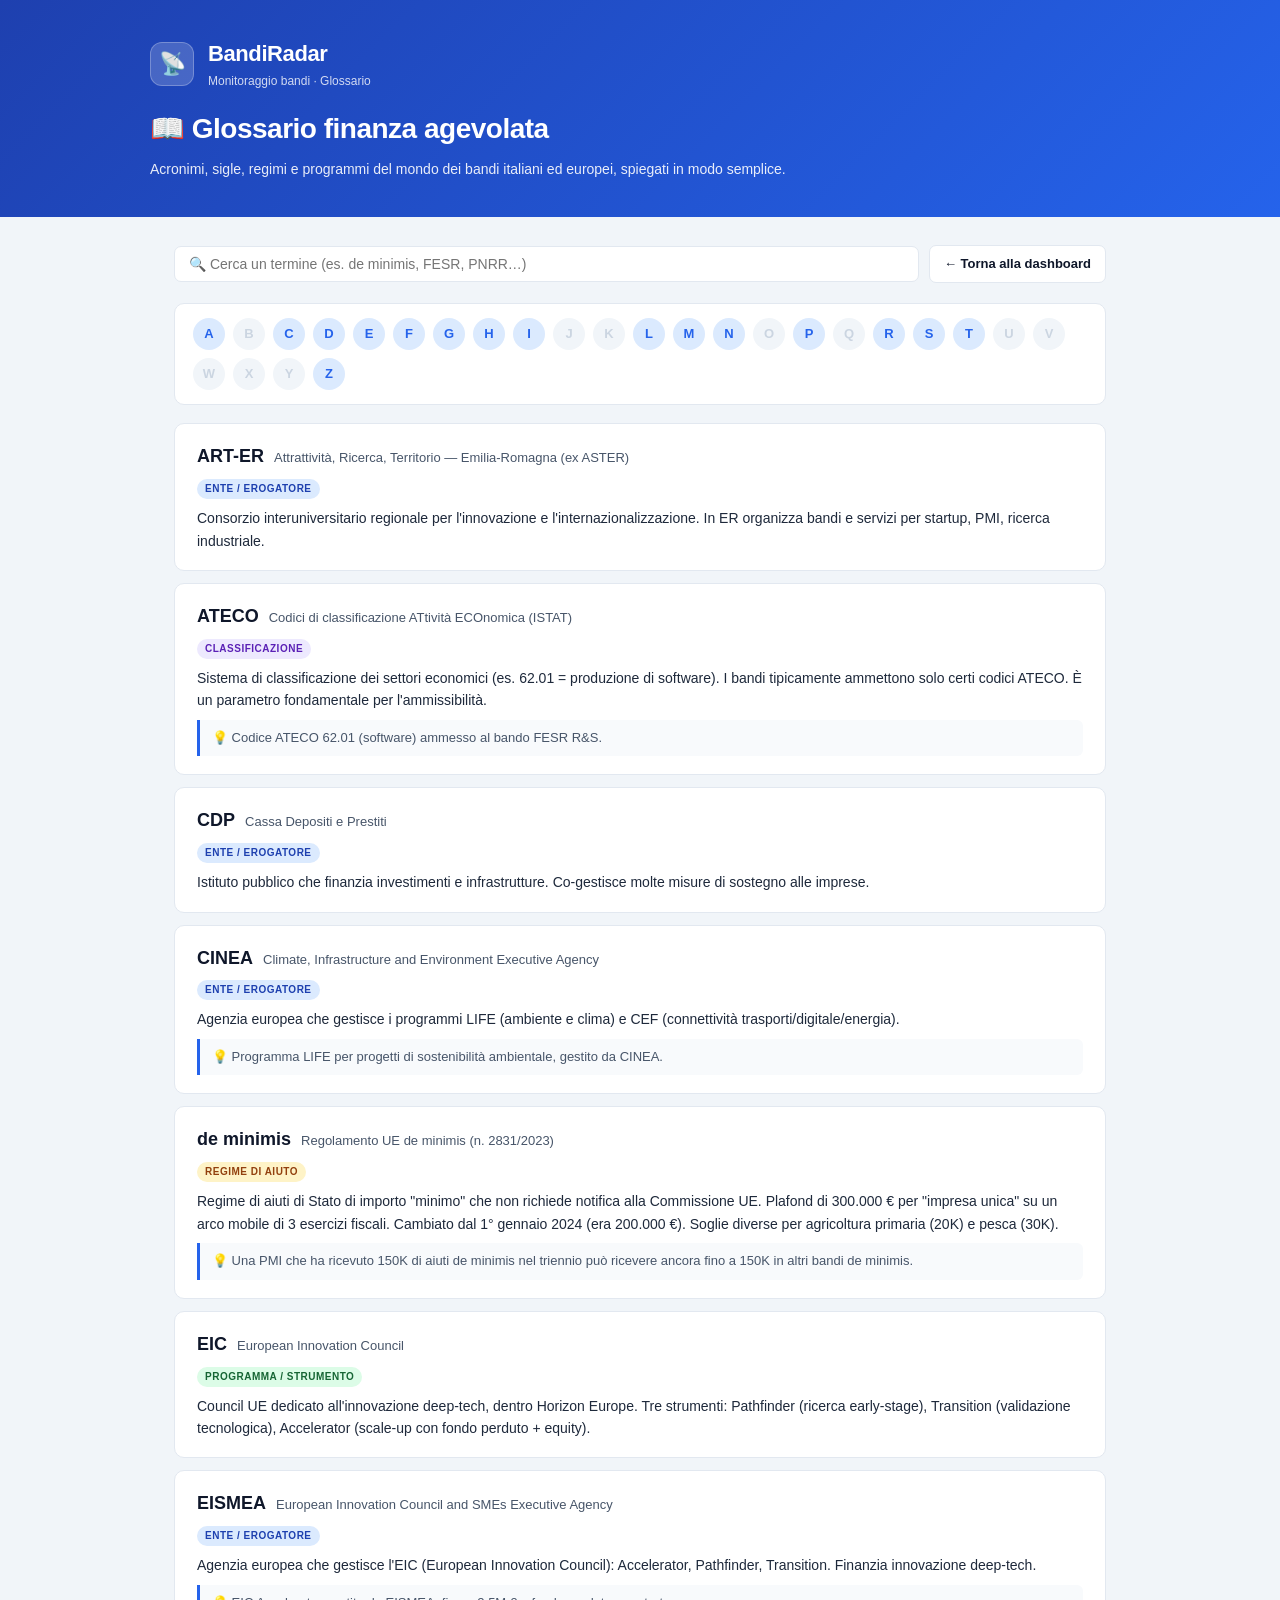
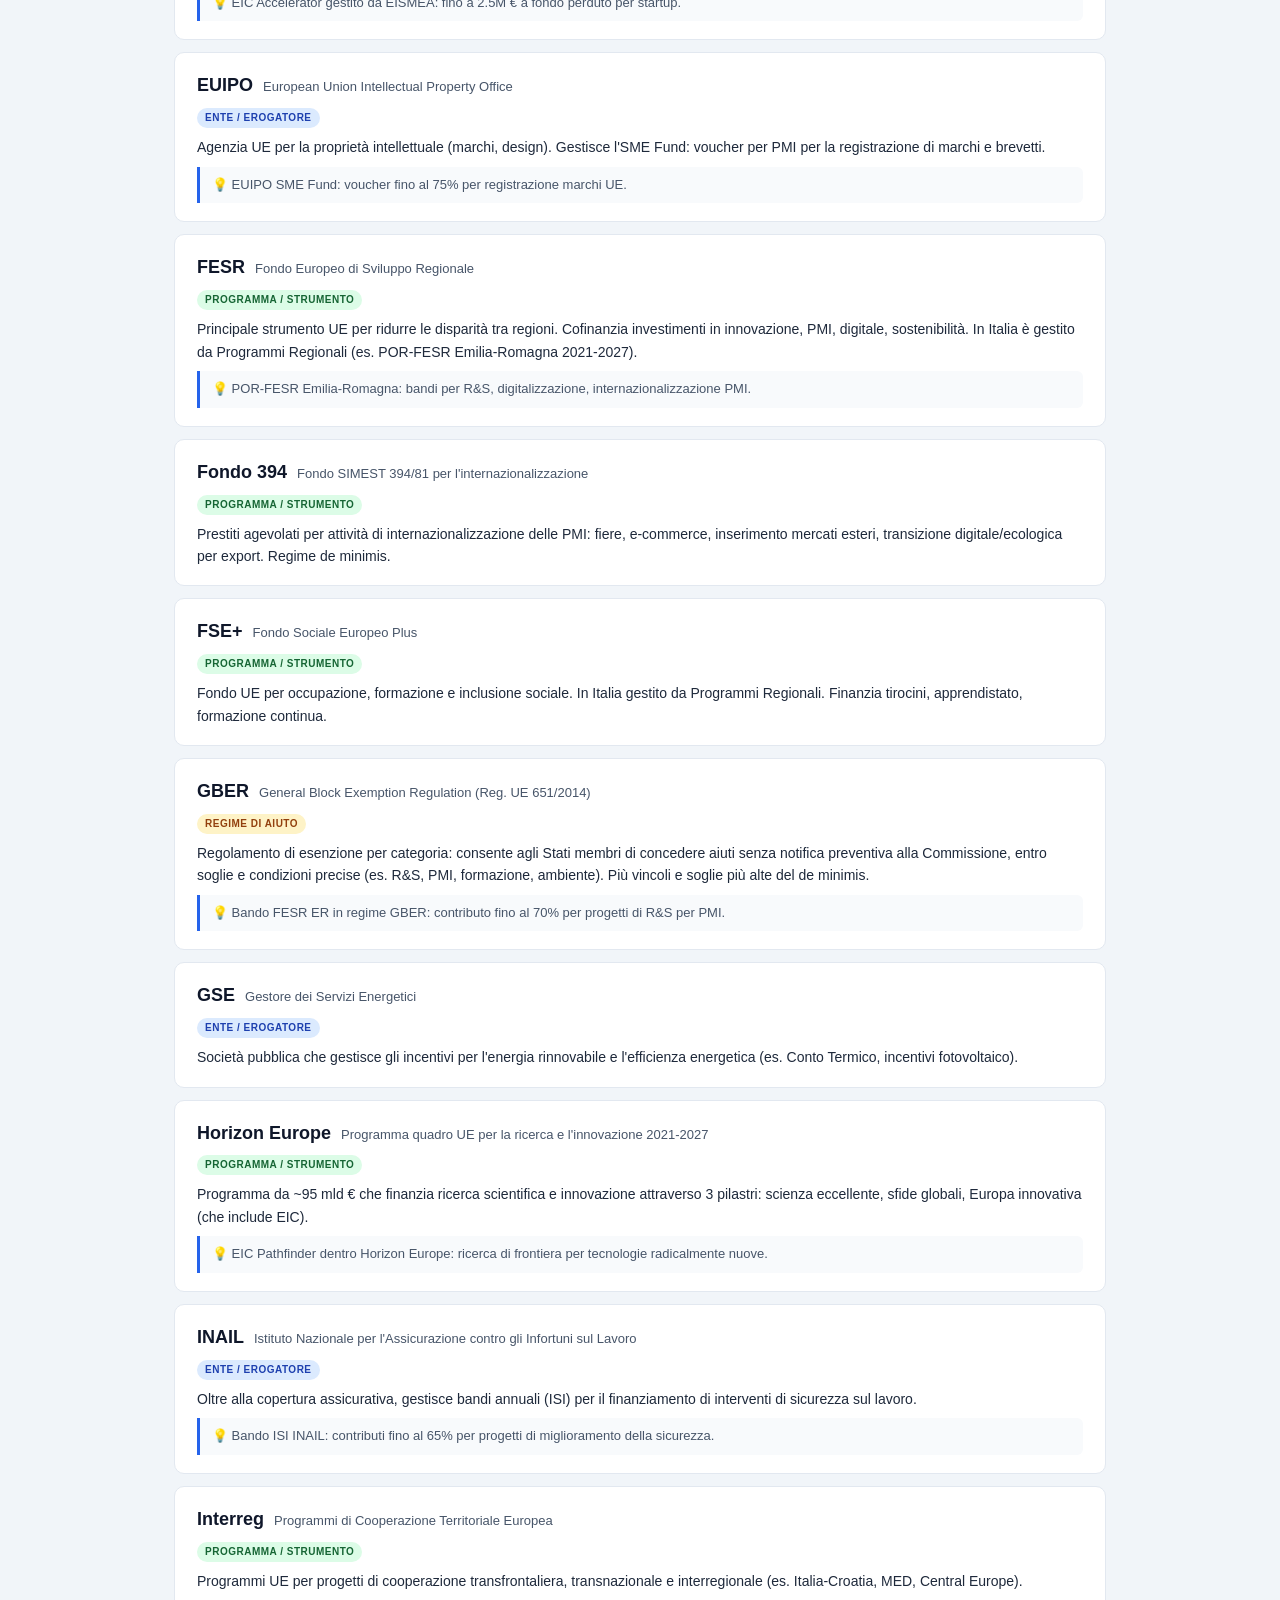
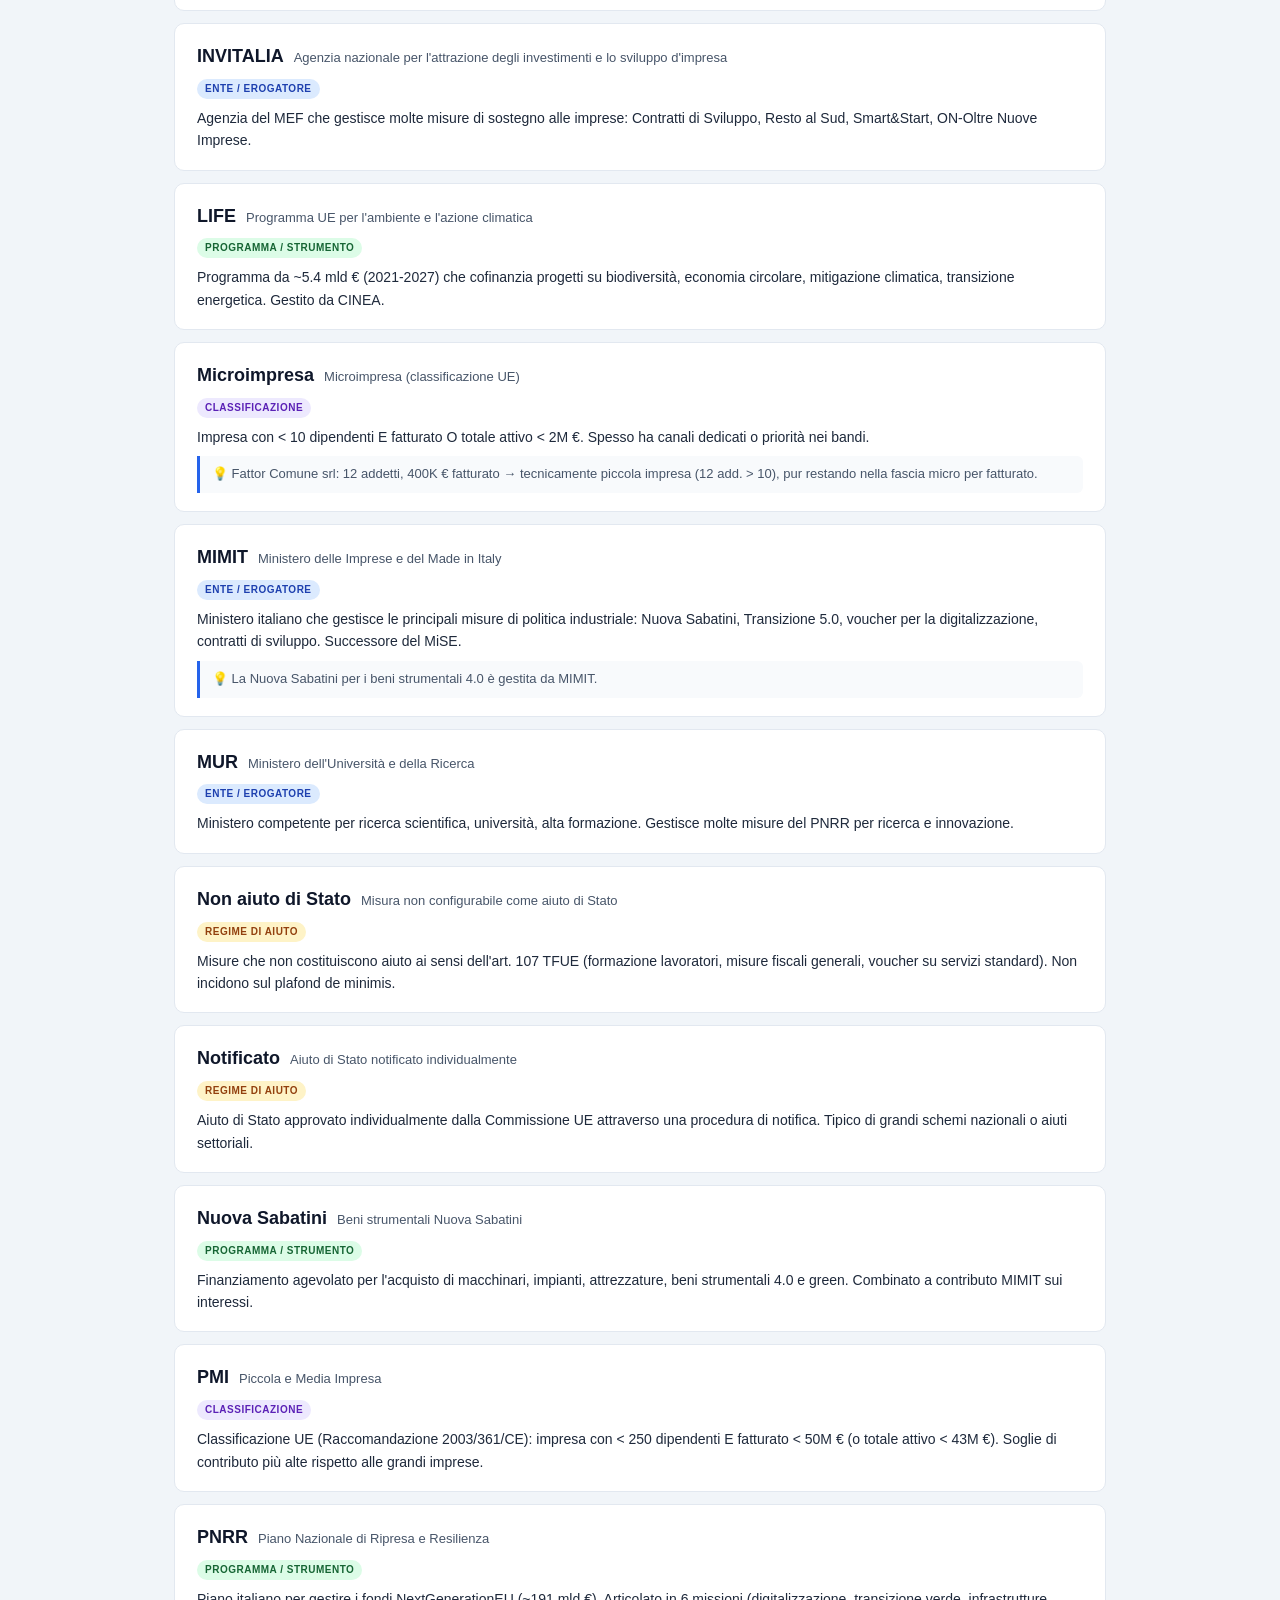
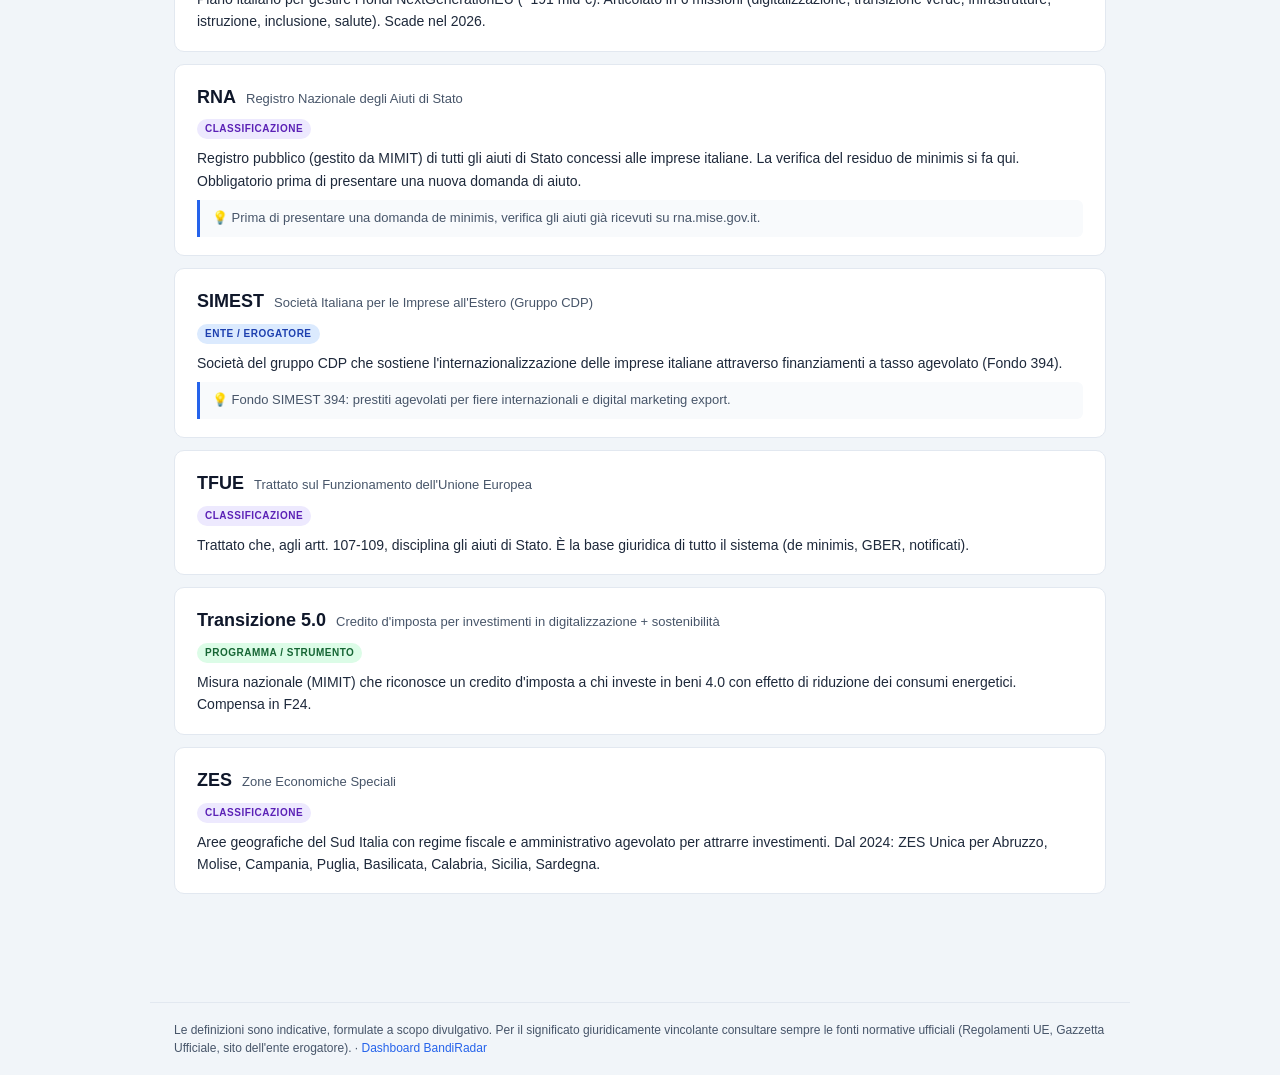
<file: glossario.html>
<!DOCTYPE html>
<html lang="it">
<head>
  <meta charset="UTF-8">
  <meta name="viewport" content="width=device-width, initial-scale=1.0">
  <title>Glossario — BandiRadar</title>
  <meta name="description" content="Glossario degli acronimi e termini della finanza agevolata italiana ed europea: GBER, FESR, FSE+, PNRR, ATECO, RNA, de minimis e altri.">
  <meta property="og:title"       content="Glossario finanza agevolata — BandiRadar">
  <meta property="og:description" content="Tutti gli acronimi della finanza agevolata, spiegati semplicemente.">
  <link rel="icon" href="data:image/svg+xml,&lt;svg xmlns=%22http://www.w3.org/2000/svg%22 viewBox=%220 0 100 100%22&gt;&lt;text y=%22.9em%22 font-size=%2290%22&gt;📡&lt;/text&gt;&lt;/svg&gt;">
  <style>
    *, *::before, *::after { box-sizing: border-box; margin: 0; padding: 0; }
    :root {
      --blue: #2563eb; --blue-dark: #1d4ed8; --blue-light: #dbeafe;
      --text: #0f172a; --text-muted: #475569; --border: #e2e8f0;
      --bg: #f1f5f9; --card: #ffffff;
    }
    body {
      font-family: -apple-system, BlinkMacSystemFont, 'Segoe UI', Roboto, sans-serif;
      background: var(--bg); color: var(--text); line-height: 1.6;
      font-size: 14px;
    }
    .header {
      background: linear-gradient(135deg, #1e40af 0%, #2563eb 100%);
      color: white; padding: 36px 28px;
    }
    .header-inner { max-width: 980px; margin: 0 auto; }
    .brand { display: flex; align-items: center; gap: 14px; margin-bottom: 16px; }
    .brand-icon {
      width: 44px; height: 44px;
      background: rgba(255,255,255,0.18); border-radius: 12px;
      display: flex; align-items: center; justify-content: center;
      font-size: 22px; border: 1px solid rgba(255,255,255,0.25);
    }
    .brand-text h1 { font-size: 22px; font-weight: 700; letter-spacing: -0.4px; }
    .brand-text p  { font-size: 12px; opacity: 0.8; margin-top: 1px; }
    .title { font-size: 28px; font-weight: 700; letter-spacing: -0.5px; }
    .subtitle { font-size: 14px; opacity: 0.9; margin-top: 6px; max-width: 640px; }

    .main { max-width: 980px; margin: 0 auto; padding: 28px 24px 60px; }

    .toolbar { display: flex; gap: 10px; margin-bottom: 20px; flex-wrap: wrap; align-items: center; }
    .btn {
      display: inline-flex; align-items: center; gap: 6px;
      padding: 8px 14px; border: 1px solid var(--border); border-radius: 7px;
      background: white; color: var(--text); cursor: pointer; font-size: 13px;
      text-decoration: none; font-weight: 600; transition: all 0.15s;
    }
    .btn:hover { background: var(--bg); border-color: #cbd5e1; }
    .search {
      flex: 1; min-width: 220px;
      padding: 9px 14px; border: 1px solid var(--border); border-radius: 7px;
      font-size: 14px; outline: none; transition: border-color 0.15s;
    }
    .search:focus { border-color: var(--blue); box-shadow: 0 0 0 3px rgba(37,99,235,0.12); }

    .toc {
      background: var(--card); border: 1px solid var(--border);
      border-radius: 10px; padding: 14px 18px; margin-bottom: 18px;
      display: flex; flex-wrap: wrap; gap: 8px;
    }
    .toc-letter {
      display: inline-flex; align-items: center; justify-content: center;
      min-width: 32px; height: 32px; padding: 0 9px;
      border-radius: 16px; background: var(--blue-light); color: var(--blue);
      font-size: 13px; font-weight: 700; cursor: pointer; text-decoration: none;
      transition: all 0.15s;
    }
    .toc-letter:hover { background: var(--blue); color: white; }
    .toc-letter.disabled { background: #f1f5f9; color: #cbd5e1; pointer-events: none; }

    .voce {
      background: var(--card); border: 1px solid var(--border);
      border-radius: 10px; padding: 18px 22px; margin-bottom: 12px;
      transition: box-shadow 0.15s;
    }
    .voce:hover { box-shadow: 0 4px 12px rgba(0,0,0,0.06); }
    .voce h2 {
      font-size: 18px; font-weight: 700; color: var(--text);
      margin-bottom: 4px; display: flex; align-items: baseline; gap: 10px;
    }
    .voce .nome-esteso { font-size: 13px; font-weight: 500; color: var(--text-muted); }
    .voce .cat {
      display: inline-block; font-size: 10px; font-weight: 700;
      padding: 2px 8px; border-radius: 10px; text-transform: uppercase; letter-spacing: 0.5px;
      margin-top: 4px;
    }
    .voce .cat.ente      { background: #dbeafe; color: #1e40af; }
    .voce .cat.regime    { background: #fef3c7; color: #92400e; }
    .voce .cat.programma { background: #dcfce7; color: #166534; }
    .voce .cat.classific { background: #ede9fe; color: #5b21b6; }
    .voce p { margin-top: 8px; font-size: 14px; color: #1e293b; }
    .voce .esempio {
      margin-top: 8px; padding: 8px 12px;
      background: #f8fafc; border-left: 3px solid var(--blue);
      font-size: 13px; color: var(--text-muted); border-radius: 0 6px 6px 0;
    }
    .voce.hidden { display: none; }

    .no-results {
      text-align: center; padding: 48px 24px;
      color: var(--text-muted); font-size: 14px;
      background: var(--card); border: 1px dashed var(--border); border-radius: 10px;
    }

    .footer {
      max-width: 980px; margin: 36px auto 0; padding: 18px 24px;
      font-size: 12px; color: var(--text-muted); line-height: 1.5;
      border-top: 1px solid var(--border);
    }
    .footer a { color: var(--blue); text-decoration: none; }
    .footer a:hover { text-decoration: underline; }
  </style>
</head>
<body>

<header class="header">
  <div class="header-inner">
    <div class="brand">
      <div class="brand-icon">📡</div>
      <div class="brand-text">
        <h1>BandiRadar</h1>
        <p>Monitoraggio bandi · Glossario</p>
      </div>
    </div>
    <div class="title">📖 Glossario finanza agevolata</div>
    <div class="subtitle">Acronimi, sigle, regimi e programmi del mondo dei bandi italiani ed europei, spiegati in modo semplice.</div>
  </div>
</header>

<main class="main">

  <div class="toolbar">
    <input type="search" id="search" class="search" placeholder="🔍 Cerca un termine (es. de minimis, FESR, PNRR…)" aria-label="Cerca nel glossario">
    <a class="btn" href="index.html">← Torna alla dashboard</a>
  </div>

  <div class="toc" id="toc" aria-label="Indice alfabetico"></div>

  <div id="elenco-voci"></div>
  <div id="no-results" class="no-results" style="display:none">
    Nessuna voce trovata per la tua ricerca.
  </div>
</main>

<div class="footer">
  Le definizioni sono indicative, formulate a scopo divulgativo. Per il significato giuridicamente vincolante consultare sempre le fonti normative ufficiali (Regolamenti UE, Gazzetta Ufficiale, sito dell'ente erogatore).
  · <a href="index.html">Dashboard BandiRadar</a>
</div>

<script>
  // ── Dizionario glossario ──────────────────────────────────────────
  const GLOSSARIO = [
    // ENTI ED EROGATORI
    { sigla: 'MIMIT', nome: 'Ministero delle Imprese e del Made in Italy', cat: 'ente',
      desc: 'Ministero italiano che gestisce le principali misure di politica industriale: Nuova Sabatini, Transizione 5.0, voucher per la digitalizzazione, contratti di sviluppo. Successore del MiSE.',
      esempio: 'La Nuova Sabatini per i beni strumentali 4.0 è gestita da MIMIT.' },
    { sigla: 'MUR', nome: 'Ministero dell\'Università e della Ricerca', cat: 'ente',
      desc: 'Ministero competente per ricerca scientifica, università, alta formazione. Gestisce molte misure del PNRR per ricerca e innovazione.', esempio: '' },
    { sigla: 'GSE', nome: 'Gestore dei Servizi Energetici', cat: 'ente',
      desc: 'Società pubblica che gestisce gli incentivi per l\'energia rinnovabile e l\'efficienza energetica (es. Conto Termico, incentivi fotovoltaico).', esempio: '' },
    { sigla: 'INAIL', nome: 'Istituto Nazionale per l\'Assicurazione contro gli Infortuni sul Lavoro', cat: 'ente',
      desc: 'Oltre alla copertura assicurativa, gestisce bandi annuali (ISI) per il finanziamento di interventi di sicurezza sul lavoro.', esempio: 'Bando ISI INAIL: contributi fino al 65% per progetti di miglioramento della sicurezza.' },
    { sigla: 'CDP', nome: 'Cassa Depositi e Prestiti', cat: 'ente',
      desc: 'Istituto pubblico che finanzia investimenti e infrastrutture. Co-gestisce molte misure di sostegno alle imprese.', esempio: '' },
    { sigla: 'SIMEST', nome: 'Società Italiana per le Imprese all\'Estero (Gruppo CDP)', cat: 'ente',
      desc: 'Società del gruppo CDP che sostiene l\'internazionalizzazione delle imprese italiane attraverso finanziamenti a tasso agevolato (Fondo 394).', esempio: 'Fondo SIMEST 394: prestiti agevolati per fiere internazionali e digital marketing export.' },
    { sigla: 'INVITALIA', nome: 'Agenzia nazionale per l\'attrazione degli investimenti e lo sviluppo d\'impresa', cat: 'ente',
      desc: 'Agenzia del MEF che gestisce molte misure di sostegno alle imprese: Contratti di Sviluppo, Resto al Sud, Smart&Start, ON-Oltre Nuove Imprese.', esempio: '' },
    { sigla: 'ART-ER', nome: 'Attrattività, Ricerca, Territorio — Emilia-Romagna (ex ASTER)', cat: 'ente',
      desc: 'Consorzio interuniversitario regionale per l\'innovazione e l\'internazionalizzazione. In ER organizza bandi e servizi per startup, PMI, ricerca industriale.', esempio: '' },
    { sigla: 'EISMEA', nome: 'European Innovation Council and SMEs Executive Agency', cat: 'ente',
      desc: 'Agenzia europea che gestisce l\'EIC (European Innovation Council): Accelerator, Pathfinder, Transition. Finanzia innovazione deep-tech.', esempio: 'EIC Accelerator gestito da EISMEA: fino a 2.5M € a fondo perduto per startup.' },
    { sigla: 'CINEA', nome: 'Climate, Infrastructure and Environment Executive Agency', cat: 'ente',
      desc: 'Agenzia europea che gestisce i programmi LIFE (ambiente e clima) e CEF (connettività trasporti/digitale/energia).', esempio: 'Programma LIFE per progetti di sostenibilità ambientale, gestito da CINEA.' },
    { sigla: 'EUIPO', nome: 'European Union Intellectual Property Office', cat: 'ente',
      desc: 'Agenzia UE per la proprietà intellettuale (marchi, design). Gestisce l\'SME Fund: voucher per PMI per la registrazione di marchi e brevetti.', esempio: 'EUIPO SME Fund: voucher fino al 75% per registrazione marchi UE.' },

    // REGIMI DI AIUTO
    { sigla: 'de minimis', nome: 'Regolamento UE de minimis (n. 2831/2023)', cat: 'regime',
      desc: 'Regime di aiuti di Stato di importo "minimo" che non richiede notifica alla Commissione UE. Plafond di 300.000 € per "impresa unica" su un arco mobile di 3 esercizi fiscali. Cambiato dal 1° gennaio 2024 (era 200.000 €). Soglie diverse per agricoltura primaria (20K) e pesca (30K).',
      esempio: 'Una PMI che ha ricevuto 150K di aiuti de minimis nel triennio può ricevere ancora fino a 150K in altri bandi de minimis.' },
    { sigla: 'GBER', nome: 'General Block Exemption Regulation (Reg. UE 651/2014)', cat: 'regime',
      desc: 'Regolamento di esenzione per categoria: consente agli Stati membri di concedere aiuti senza notifica preventiva alla Commissione, entro soglie e condizioni precise (es. R&S, PMI, formazione, ambiente). Più vincoli e soglie più alte del de minimis.',
      esempio: 'Bando FESR ER in regime GBER: contributo fino al 70% per progetti di R&S per PMI.' },
    { sigla: 'Notificato', nome: 'Aiuto di Stato notificato individualmente', cat: 'regime',
      desc: 'Aiuto di Stato approvato individualmente dalla Commissione UE attraverso una procedura di notifica. Tipico di grandi schemi nazionali o aiuti settoriali.', esempio: '' },
    { sigla: 'Non aiuto di Stato', nome: 'Misura non configurabile come aiuto di Stato', cat: 'regime',
      desc: 'Misure che non costituiscono aiuto ai sensi dell\'art. 107 TFUE (formazione lavoratori, misure fiscali generali, voucher su servizi standard). Non incidono sul plafond de minimis.', esempio: '' },

    // PROGRAMMI E STRUMENTI
    { sigla: 'PNRR', nome: 'Piano Nazionale di Ripresa e Resilienza', cat: 'programma',
      desc: 'Piano italiano per gestire i fondi NextGenerationEU (~191 mld €). Articolato in 6 missioni (digitalizzazione, transizione verde, infrastrutture, istruzione, inclusione, salute). Scade nel 2026.', esempio: '' },
    { sigla: 'FESR', nome: 'Fondo Europeo di Sviluppo Regionale', cat: 'programma',
      desc: 'Principale strumento UE per ridurre le disparità tra regioni. Cofinanzia investimenti in innovazione, PMI, digitale, sostenibilità. In Italia è gestito da Programmi Regionali (es. POR-FESR Emilia-Romagna 2021-2027).',
      esempio: 'POR-FESR Emilia-Romagna: bandi per R&S, digitalizzazione, internazionalizzazione PMI.' },
    { sigla: 'FSE+', nome: 'Fondo Sociale Europeo Plus', cat: 'programma',
      desc: 'Fondo UE per occupazione, formazione e inclusione sociale. In Italia gestito da Programmi Regionali. Finanzia tirocini, apprendistato, formazione continua.', esempio: '' },
    { sigla: 'Interreg', nome: 'Programmi di Cooperazione Territoriale Europea', cat: 'programma',
      desc: 'Programmi UE per progetti di cooperazione transfrontaliera, transnazionale e interregionale (es. Italia-Croatia, MED, Central Europe).', esempio: '' },
    { sigla: 'Horizon Europe', nome: 'Programma quadro UE per la ricerca e l\'innovazione 2021-2027', cat: 'programma',
      desc: 'Programma da ~95 mld € che finanzia ricerca scientifica e innovazione attraverso 3 pilastri: scienza eccellente, sfide globali, Europa innovativa (che include EIC).', esempio: 'EIC Pathfinder dentro Horizon Europe: ricerca di frontiera per tecnologie radicalmente nuove.' },
    { sigla: 'EIC', nome: 'European Innovation Council', cat: 'programma',
      desc: 'Council UE dedicato all\'innovazione deep-tech, dentro Horizon Europe. Tre strumenti: Pathfinder (ricerca early-stage), Transition (validazione tecnologica), Accelerator (scale-up con fondo perduto + equity).', esempio: '' },
    { sigla: 'LIFE', nome: 'Programma UE per l\'ambiente e l\'azione climatica', cat: 'programma',
      desc: 'Programma da ~5.4 mld € (2021-2027) che cofinanzia progetti su biodiversità, economia circolare, mitigazione climatica, transizione energetica. Gestito da CINEA.', esempio: '' },
    { sigla: 'Transizione 5.0', nome: 'Credito d\'imposta per investimenti in digitalizzazione + sostenibilità', cat: 'programma',
      desc: 'Misura nazionale (MIMIT) che riconosce un credito d\'imposta a chi investe in beni 4.0 con effetto di riduzione dei consumi energetici. Compensa in F24.', esempio: '' },
    { sigla: 'Nuova Sabatini', nome: 'Beni strumentali Nuova Sabatini', cat: 'programma',
      desc: 'Finanziamento agevolato per l\'acquisto di macchinari, impianti, attrezzature, beni strumentali 4.0 e green. Combinato a contributo MIMIT sui interessi.', esempio: '' },
    { sigla: 'Fondo 394', nome: 'Fondo SIMEST 394/81 per l\'internazionalizzazione', cat: 'programma',
      desc: 'Prestiti agevolati per attività di internazionalizzazione delle PMI: fiere, e-commerce, inserimento mercati esteri, transizione digitale/ecologica per export. Regime de minimis.', esempio: '' },

    // CLASSIFICAZIONI E REGISTRI
    { sigla: 'ATECO', nome: 'Codici di classificazione ATtività ECOnomica (ISTAT)', cat: 'classific',
      desc: 'Sistema di classificazione dei settori economici (es. 62.01 = produzione di software). I bandi tipicamente ammettono solo certi codici ATECO. È un parametro fondamentale per l\'ammissibilità.',
      esempio: 'Codice ATECO 62.01 (software) ammesso al bando FESR R&S.' },
    { sigla: 'RNA', nome: 'Registro Nazionale degli Aiuti di Stato', cat: 'classific',
      desc: 'Registro pubblico (gestito da MIMIT) di tutti gli aiuti di Stato concessi alle imprese italiane. La verifica del residuo de minimis si fa qui. Obbligatorio prima di presentare una nuova domanda di aiuto.',
      esempio: 'Prima di presentare una domanda de minimis, verifica gli aiuti già ricevuti su rna.mise.gov.it.' },
    { sigla: 'PMI', nome: 'Piccola e Media Impresa', cat: 'classific',
      desc: 'Classificazione UE (Raccomandazione 2003/361/CE): impresa con < 250 dipendenti E fatturato < 50M € (o totale attivo < 43M €). Soglie di contributo più alte rispetto alle grandi imprese.', esempio: '' },
    { sigla: 'Microimpresa', nome: 'Microimpresa (classificazione UE)', cat: 'classific',
      desc: 'Impresa con < 10 dipendenti E fatturato O totale attivo < 2M €. Spesso ha canali dedicati o priorità nei bandi.', esempio: 'Fattor Comune srl: 12 addetti, 400K € fatturato → tecnicamente piccola impresa (12 add. > 10), pur restando nella fascia micro per fatturato.' },
    { sigla: 'TFUE', nome: 'Trattato sul Funzionamento dell\'Unione Europea', cat: 'classific',
      desc: 'Trattato che, agli artt. 107-109, disciplina gli aiuti di Stato. È la base giuridica di tutto il sistema (de minimis, GBER, notificati).', esempio: '' },
    { sigla: 'ZES', nome: 'Zone Economiche Speciali', cat: 'classific',
      desc: 'Aree geografiche del Sud Italia con regime fiscale e amministrativo agevolato per attrarre investimenti. Dal 2024: ZES Unica per Abruzzo, Molise, Campania, Puglia, Basilicata, Calabria, Sicilia, Sardegna.', esempio: '' },
  ];

  // ── Render ─────────────────────────────────────────────────────────
  const elenco = document.getElementById('elenco-voci');
  const noRes  = document.getElementById('no-results');
  const tocEl  = document.getElementById('toc');
  const search = document.getElementById('search');

  function escHtml(s) {
    return String(s||'').replace(/&/g,'&amp;').replace(/</g,'&lt;').replace(/>/g,'&gt;').replace(/'/g,'&#39;').replace(/"/g,'&quot;');
  }

  // Ordina alfabeticamente per sigla
  GLOSSARIO.sort((a,b) => a.sigla.localeCompare(b.sigla, 'it', {sensitivity:'base'}));

  // Indice alfabetico
  const lettereDisp = new Set(GLOSSARIO.map(v => v.sigla[0].toUpperCase()));
  const allLetters = 'ABCDEFGHIJKLMNOPQRSTUVWXYZ';
  tocEl.innerHTML = allLetters.split('').map(l =>
    lettereDisp.has(l)
      ? `<a class="toc-letter" href="#lt-${l}">${l}</a>`
      : `<span class="toc-letter disabled">${l}</span>`
  ).join('');

  // Render voci
  let lastLetter = '';
  elenco.innerHTML = GLOSSARIO.map(v => {
    const l = v.sigla[0].toUpperCase();
    const anchor = (l !== lastLetter) ? `<span id="lt-${l}"></span>` : '';
    lastLetter = l;
    return anchor + `<article class="voce" data-search="${escHtml((v.sigla + ' ' + v.nome + ' ' + v.desc).toLowerCase())}">
      <h2>${escHtml(v.sigla)} <span class="nome-esteso">${escHtml(v.nome)}</span></h2>
      <span class="cat ${v.cat}">${v.cat === 'ente' ? 'Ente / Erogatore' : v.cat === 'regime' ? 'Regime di aiuto' : v.cat === 'programma' ? 'Programma / Strumento' : 'Classificazione'}</span>
      <p>${escHtml(v.desc)}</p>
      ${v.esempio ? `<div class="esempio">💡 ${escHtml(v.esempio)}</div>` : ''}
    </article>`;
  }).join('');

  // Ricerca live
  search.addEventListener('input', () => {
    const q = search.value.trim().toLowerCase();
    let visibili = 0;
    document.querySelectorAll('.voce').forEach(el => {
      const match = !q || el.dataset.search.includes(q);
      el.classList.toggle('hidden', !match);
      if (match) visibili++;
    });
    noRes.style.display = visibili === 0 ? '' : 'none';
  });
</script>
</body>
</html>
</file>
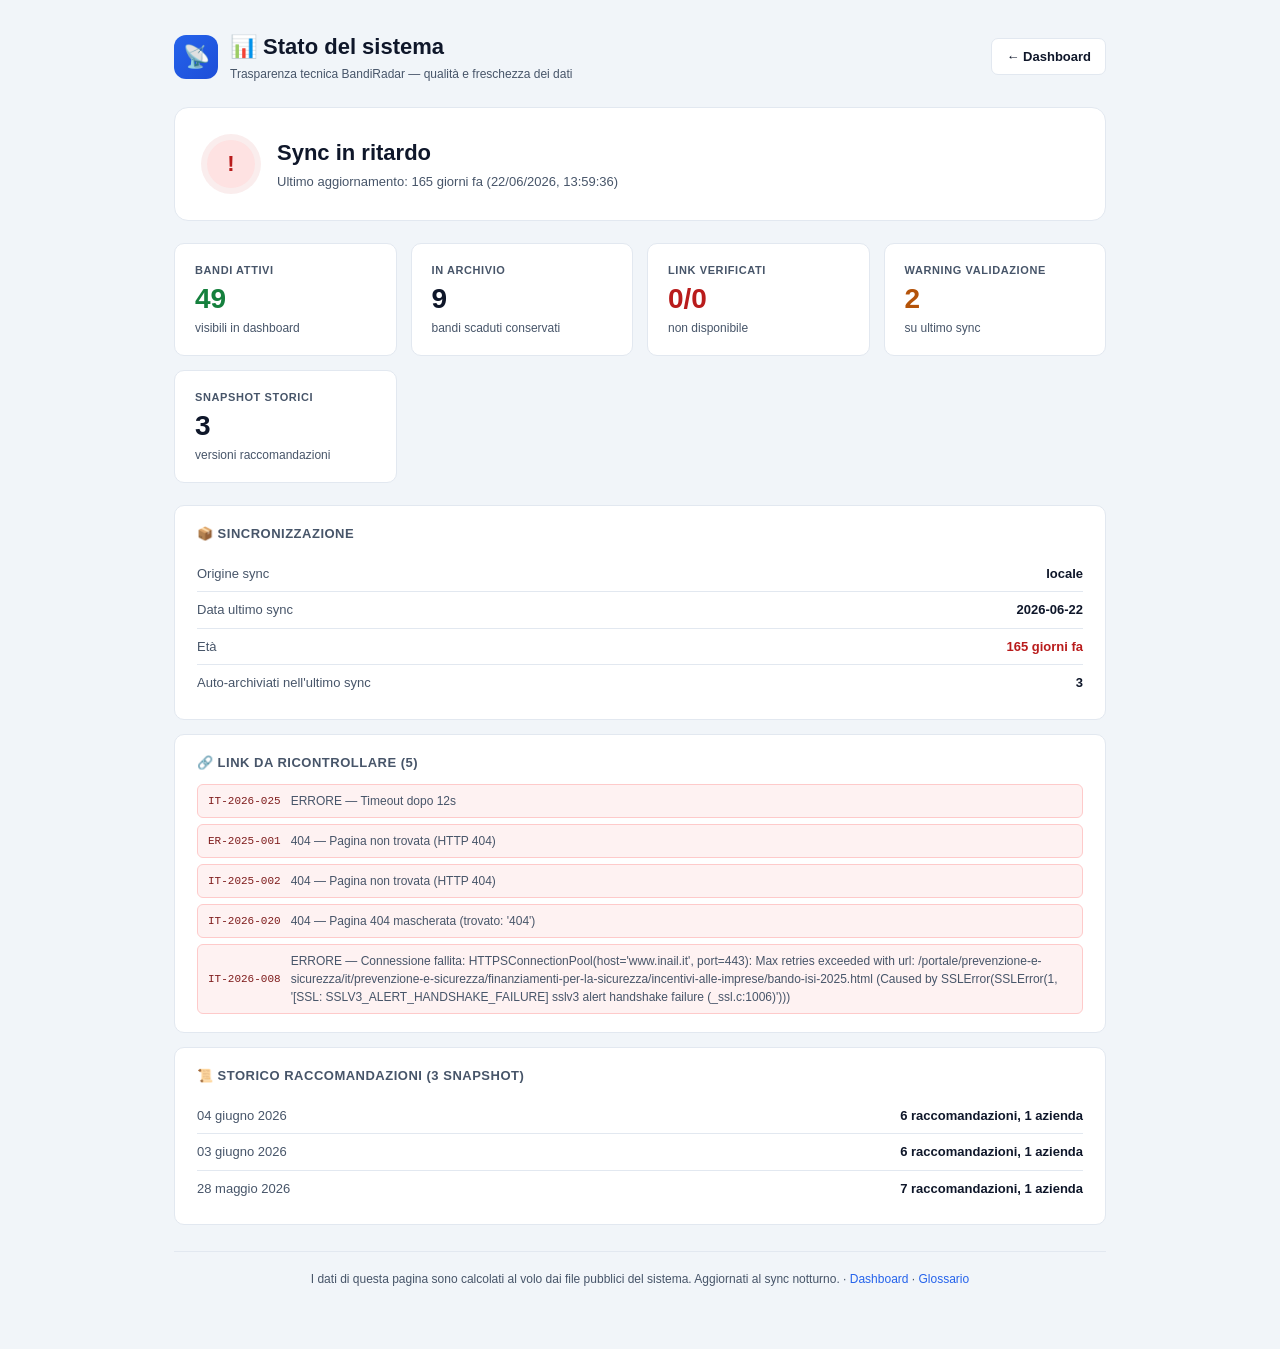
<file: status.html>
<!DOCTYPE html>
<html lang="it">
<head>
  <meta charset="UTF-8">
  <meta name="viewport" content="width=device-width, initial-scale=1.0">
  <title>Stato sistema — BandiRadar</title>
  <meta name="description" content="Trasparenza tecnica BandiRadar: stato sincronizzazione dati, qualità link, ultimi aggiornamenti.">
  <meta name="robots" content="noindex">
  <link rel="icon" href="data:image/svg+xml,&lt;svg xmlns=%22http://www.w3.org/2000/svg%22 viewBox=%220 0 100 100%22&gt;&lt;text y=%22.9em%22 font-size=%2290%22&gt;📡&lt;/text&gt;&lt;/svg&gt;">
  <style>
    *, *::before, *::after { box-sizing: border-box; margin: 0; padding: 0; }
    :root {
      --blue: #2563eb; --blue-dark: #1d4ed8;
      --green: #15803d; --green-bg: #dcfce7;
      --orange: #b45309; --orange-bg: #fef3c7;
      --red: #b91c1c; --red-bg: #fee2e2;
      --text: #0f172a; --text-muted: #475569; --border: #e2e8f0;
      --bg: #f1f5f9; --card: #ffffff;
    }
    body {
      font-family: -apple-system, BlinkMacSystemFont, 'Segoe UI', Roboto, sans-serif;
      background: var(--bg); color: var(--text); line-height: 1.5; font-size: 14px;
    }
    .page { max-width: 980px; margin: 0 auto; padding: 30px 24px 60px; }

    /* Heading */
    .head { display: flex; align-items: center; justify-content: space-between; margin-bottom: 24px; flex-wrap: wrap; gap: 14px; }
    .head .brand { display: flex; align-items: center; gap: 12px; }
    .head .brand-icon {
      width: 44px; height: 44px;
      background: linear-gradient(135deg, var(--blue), var(--blue-dark)); color: white;
      border-radius: 12px; display: flex; align-items: center; justify-content: center;
      font-size: 22px;
    }
    .head h1 { font-size: 22px; font-weight: 700; }
    .head .sub { font-size: 12px; color: var(--text-muted); margin-top: 2px; }

    /* Status hero */
    .hero {
      background: var(--card); border: 1px solid var(--border); border-radius: 14px;
      padding: 28px 32px; margin-bottom: 22px; display: flex; align-items: center; gap: 22px;
    }
    .hero .dot {
      width: 48px; height: 48px; border-radius: 50%; flex-shrink: 0;
      display: flex; align-items: center; justify-content: center; font-size: 22px; font-weight: 700;
    }
    .hero .dot.ok   { background: var(--green-bg);  color: var(--green);  box-shadow: 0 0 0 6px rgba(21,128,61,0.08); }
    .hero .dot.warn { background: var(--orange-bg); color: var(--orange); box-shadow: 0 0 0 6px rgba(180,83,9,0.08); }
    .hero .dot.fail { background: var(--red-bg);    color: var(--red);    box-shadow: 0 0 0 6px rgba(185,28,28,0.08); }
    .hero h2 { font-size: 22px; font-weight: 700; margin-bottom: 3px; }
    .hero p  { font-size: 13px; color: var(--text-muted); }

    /* Grid */
    .grid {
      display: grid; grid-template-columns: repeat(auto-fit, minmax(220px, 1fr));
      gap: 14px; margin-bottom: 22px;
    }
    .stat {
      background: var(--card); border: 1px solid var(--border); border-radius: 10px;
      padding: 18px 20px;
    }
    .stat .lbl { font-size: 11px; text-transform: uppercase; letter-spacing: 0.6px; color: var(--text-muted); font-weight: 600; }
    .stat .val { font-size: 28px; font-weight: 700; margin-top: 6px; line-height: 1.1; }
    .stat .sub { font-size: 12px; color: var(--text-muted); margin-top: 4px; }
    .stat .val.ok   { color: var(--green); }
    .stat .val.warn { color: var(--orange); }
    .stat .val.fail { color: var(--red); }

    /* Sezione */
    .sec {
      background: var(--card); border: 1px solid var(--border); border-radius: 10px;
      padding: 18px 22px; margin-bottom: 14px;
    }
    .sec h3 {
      font-size: 13px; text-transform: uppercase; letter-spacing: 0.5px;
      color: var(--text-muted); font-weight: 700; margin-bottom: 12px;
    }
    .row {
      display: flex; justify-content: space-between; align-items: center;
      padding: 8px 0; border-bottom: 1px solid var(--border); font-size: 13px;
    }
    .row:last-child { border-bottom: none; }
    .row .lab { color: var(--text-muted); }
    .row .v   { font-weight: 600; }
    .row .v.ok   { color: var(--green); }
    .row .v.warn { color: var(--orange); }
    .row .v.fail { color: var(--red); }

    .link-list { display: flex; flex-direction: column; gap: 6px; }
    .link-row {
      display: flex; gap: 10px; align-items: center;
      padding: 7px 10px; border-radius: 6px; background: #fef2f2; border: 1px solid #fecaca;
      font-size: 12px;
    }
    .link-row code { font-family: 'SF Mono', Menlo, monospace; font-size: 11px; color: #7f1d1d; }
    .link-row .nota { color: var(--text-muted); flex: 1; }

    .footer { margin-top: 26px; padding-top: 18px; border-top: 1px solid var(--border); font-size: 12px; color: var(--text-muted); line-height: 1.6; text-align: center; }
    .footer a { color: var(--blue); text-decoration: none; }
    .footer a:hover { text-decoration: underline; }

    .btn {
      display: inline-flex; align-items: center; gap: 6px;
      padding: 8px 14px; border: 1px solid var(--border); border-radius: 7px;
      background: white; color: var(--text); cursor: pointer; font-size: 13px;
      text-decoration: none; font-weight: 600; transition: all 0.15s;
    }
    .btn:hover { background: var(--bg); }

    .loading { text-align: center; padding: 48px; color: var(--text-muted); }
  </style>
</head>
<body>

<div class="page">

  <header class="head">
    <div class="brand">
      <div class="brand-icon">📡</div>
      <div>
        <h1>📊 Stato del sistema</h1>
        <div class="sub">Trasparenza tecnica BandiRadar — qualità e freschezza dei dati</div>
      </div>
    </div>
    <div>
      <a class="btn" href="index.html">← Dashboard</a>
    </div>
  </header>

  <div id="content"><div class="loading">Caricamento metriche…</div></div>

  <div class="footer">
    I dati di questa pagina sono calcolati al volo dai file pubblici del sistema. Aggiornati al sync notturno. ·
    <a href="index.html">Dashboard</a> · <a href="glossario.html">Glossario</a>
  </div>
</div>

<script>
  async function fetchJson(path) {
    try { const r = await fetch(path, {cache:'no-cache'}); if (!r.ok) return null; return await r.json(); }
    catch(e) { return null; }
  }
  async function fetchText(path) {
    try { const r = await fetch(path, {cache:'no-cache'}); if (!r.ok) return null; return await r.text(); }
    catch(e) { return null; }
  }
  function escHtml(s) { return String(s||'').replace(/&/g,'&amp;').replace(/</g,'&lt;').replace(/>/g,'&gt;'); }

  function ageHours(ts) {
    if (!ts) return null;
    const d = new Date(ts);
    if (isNaN(d)) return null;
    return (Date.now() - d.getTime()) / 3600000;
  }
  function ageString(h) {
    if (h == null) return '—';
    if (h < 1) return 'pochi minuti fa';
    if (h < 48) return Math.floor(h) + ' ore fa';
    return Math.floor(h/24) + ' giorni fa';
  }

  (async () => {
    const lastSync   = await fetchJson('data/last_sync.json');
    const linkStatus = await fetchJson('data/link_status.json');
    const bandiCsv   = await fetchText('data/bandi.csv');
    const storicoIdx = await fetchJson('data/raccomandazioni_storico/_index.json');

    const content = document.getElementById('content');

    // ── Calcola stato generale ──────────────────────────────────────
    const h = ageHours(lastSync && lastSync.timestamp);
    let level = 'ok', label = 'Tutto OK', icon = '✓';
    if (!lastSync)              { level = 'fail'; label = 'Dati non disponibili'; icon = '!'; }
    else if (h == null)         { level = 'warn'; label = 'Indeterminato'; icon = '?'; }
    else if (h > 36)            { level = 'fail'; label = 'Sync in ritardo'; icon = '!'; }
    else if (h > 24)            { level = 'warn'; label = 'Attenzione (>24h)'; icon = '⚠'; }
    else if ((lastSync.link_ko||0) > 0) { level = 'warn'; label = 'OK con avvisi sui link'; icon = '⚠'; }

    // Conta bandi nel CSV (header + righe)
    let nBandi = 0;
    if (bandiCsv) nBandi = bandiCsv.replace(/\r/g,'').split('\n').filter(l => l.trim()).length - 1;

    // Link KO dettagli
    const linkKO = [];
    if (linkStatus && linkStatus.bandi) {
      for (const id in linkStatus.bandi) {
        const b = linkStatus.bandi[id];
        if (b.status !== 'OK') linkKO.push({ id, status: b.status, codice: b.codice, nota: b.nota });
      }
    }

    // Render
    let html = '';
    html += `<div class="hero">
      <div class="dot ${level}">${icon}</div>
      <div style="flex:1">
        <h2>${escHtml(label)}</h2>
        <p>Ultimo aggiornamento: ${ageString(h)} ${lastSync && lastSync.timestamp ? '(' + new Date(lastSync.timestamp).toLocaleString('it-IT') + ')' : ''}</p>
      </div>
    </div>`;

    html += `<div class="grid">`;
    html += `<div class="stat"><div class="lbl">Bandi attivi</div><div class="val ok">${(lastSync && lastSync.attivi) || nBandi || '—'}</div><div class="sub">visibili in dashboard</div></div>`;
    html += `<div class="stat"><div class="lbl">In archivio</div><div class="val">${(lastSync && lastSync.archivio) || 0}</div><div class="sub">bandi scaduti conservati</div></div>`;
    const okPct = linkStatus && lastSync && lastSync.link_totali ? Math.round((lastSync.link_ok / lastSync.link_totali) * 100) : null;
    html += `<div class="stat"><div class="lbl">Link verificati</div><div class="val ${okPct>=90?'ok':okPct>=70?'warn':'fail'}">${lastSync ? lastSync.link_ok + '/' + lastSync.link_totali : '—'}</div><div class="sub">${okPct!=null ? okPct+'% funzionanti' : 'non disponibile'}</div></div>`;
    html += `<div class="stat"><div class="lbl">Warning validazione</div><div class="val ${(lastSync && lastSync.warning_count) ? 'warn' : 'ok'}">${(lastSync && lastSync.warning_count) || 0}</div><div class="sub">su ultimo sync</div></div>`;
    if (storicoIdx && storicoIdx.snapshots) {
      html += `<div class="stat"><div class="lbl">Snapshot storici</div><div class="val">${storicoIdx.snapshots.length}</div><div class="sub">versioni raccomandazioni</div></div>`;
    }
    html += `</div>`;

    // Dettagli sync
    html += `<div class="sec"><h3>📦 Sincronizzazione</h3>`;
    if (lastSync) {
      html += `<div class="row"><span class="lab">Origine sync</span><span class="v">${escHtml(lastSync.origine || 'cloud')}</span></div>`;
      html += `<div class="row"><span class="lab">Data ultimo sync</span><span class="v">${escHtml(lastSync.data || '—')}</span></div>`;
      html += `<div class="row"><span class="lab">Età</span><span class="v ${level}">${ageString(h)}</span></div>`;
      html += `<div class="row"><span class="lab">Auto-archiviati nell'ultimo sync</span><span class="v">${lastSync.auto_archiviati || 0}</span></div>`;
    } else {
      html += `<div class="row"><span class="lab">Stato</span><span class="v fail">last_sync.json non disponibile</span></div>`;
    }
    html += `</div>`;

    // Link rotti
    if (linkKO.length) {
      html += `<div class="sec"><h3>🔗 Link da ricontrollare (${linkKO.length})</h3>
        <div class="link-list">`;
      linkKO.slice(0, 30).forEach(l => {
        html += `<div class="link-row"><code>${escHtml(l.id)}</code><span class="nota">${escHtml(l.status)} — ${escHtml(l.nota || '')}</span></div>`;
      });
      if (linkKO.length > 30) {
        html += `<div style="text-align:center;font-size:12px;color:var(--text-muted);padding:6px">… e altri ${linkKO.length - 30} non mostrati</div>`;
      }
      html += `</div></div>`;
    }

    // Storico raccomandazioni
    if (storicoIdx && storicoIdx.snapshots && storicoIdx.snapshots.length > 0) {
      html += `<div class="sec"><h3>📜 Storico raccomandazioni (${storicoIdx.snapshots.length} snapshot)</h3>`;
      storicoIdx.snapshots.slice().reverse().slice(0, 6).forEach(s => {
        const dataIt = new Date(s.data + 'T12:00:00').toLocaleDateString('it-IT', {day:'2-digit', month:'long', year:'numeric'});
        html += `<div class="row"><span class="lab">${escHtml(dataIt)}</span><span class="v">${s.raccomandazioni} raccomandazioni, ${s.aziende} azienda${s.aziende!==1?'e':''}</span></div>`;
      });
      html += `</div>`;
    }

    content.innerHTML = html;
  })();
</script>
</body>
</html>
</file>
